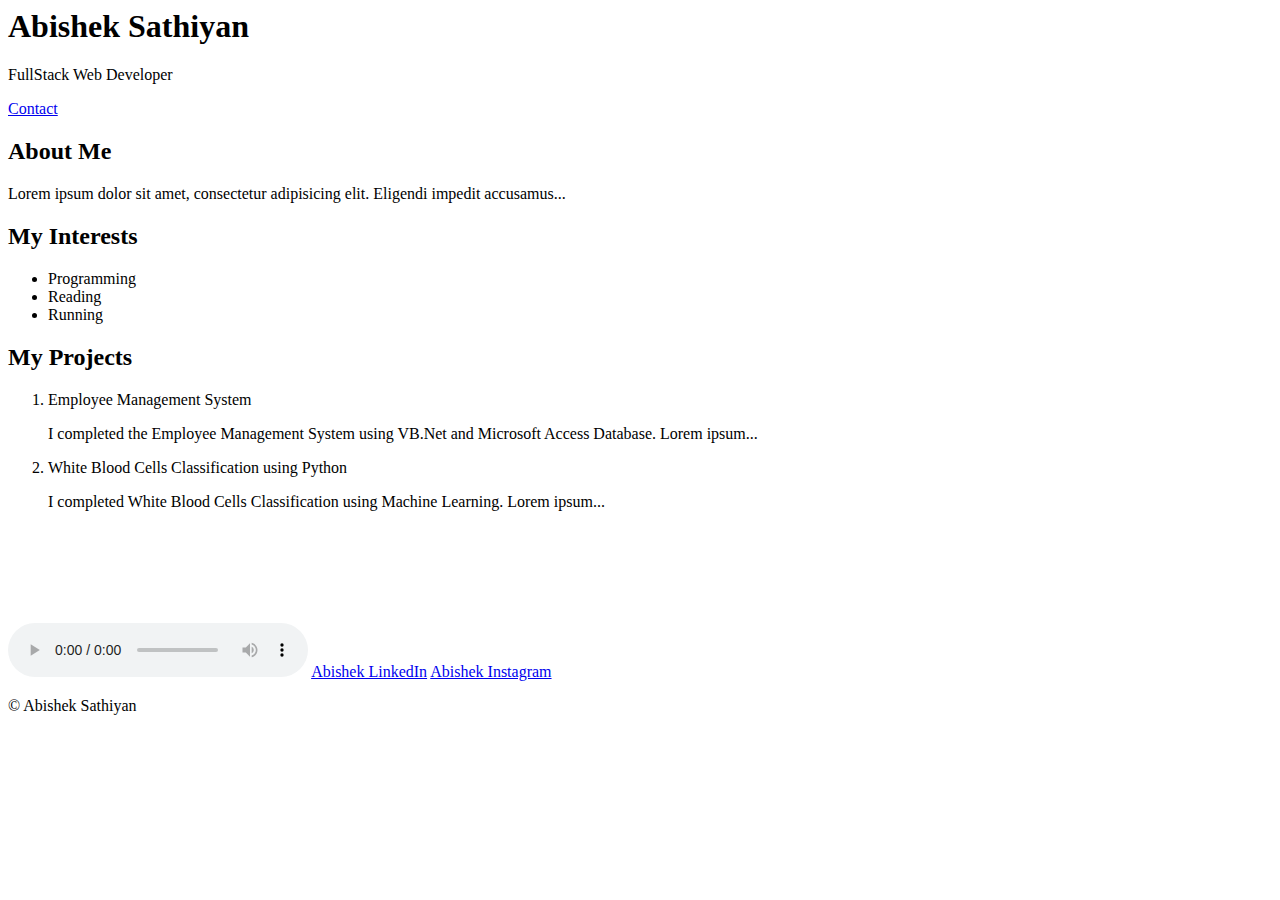
<file: HTML/index.html>
<html>

<head>
    <meta charset="UTF-8" />
    <meta name="viewport" content="width=device-width, initial-scale=3.0" />
    <title>1st Project Portfolio</title>
</head>

<!--
<body>
    <h1>
        <center>Day 1 in Error Makes Clever</center>
    </h1>

    <h1>Sathiyan</h1>
    <h2>Kalaivani S</h2>
    <h3>Abishek S</h3>
    <h4>Dinesh Prabhu S</h4>
    <h5>Rufa</h5>
    <h6>Vicky</h6>

    <p>
        Lorem ipsum dolor sit amet consectetur adipisicing elit. Rerum, est
        doloribus blanditiis labore placeat, consequatur eaque delectus molestias
        nulla minus quisquam voluptatem magnam nesciunt, recusandae optio
        molestiae expedita odit nam atque numquam modi possimus nisi. Praesentium
        error non voluptates commodi quidem eum ipsum odit. Labore tempora amet
        perferendis iusto debitis voluptatum ipsa iure possimus ratione dolor, eos
        corrupti illo alias veritatis quam mollitia vero eius, ipsam harum quod
        quasi molestias nesciunt. Pariatur enim rem laboriosam, hic error
        consectetur illo, blanditiis, omnis eius inventore asperiores porro. Quis
        doloremque illo optio, sapiente et perferendis rerum labore odio minus in
        iure aperiam pariatur.
    </p>

    <a href="https://www.google.com/" target="_blank">Google</a>
    <a href="https://www.linkedin.com/" target="_blank">Linked</a>
    <a href="https://www.facebook.com/" target="_blank">Facebook</a>
    <h2>Image Tag</h2>

    <img src="https://picsum.photos/200" alt="Loading" height="175" width="200" />
    <img src="https://picsum.photos/100" alt="Loading" height="175" width="200" />
    
    List 

    <h1>Un-Ordered List Lower Alphabet</h1>
    <ul style="list-style-type: lower-alpha">
        List 
        <li>One</li>
        <li>Two</li>
        <li>Three</li>
    </ul>
    <h1>Un-Ordered List Lower Roman</h1>
    <ul style="list-style-type: lower-roman">
         List
        <li>Four</li>
        <li>Five</li>
        <li>Six</li>
    </ul>

    <h1>Un-Ordered List Square Symbol</h1>
    <ul style="list-style-type: square">
        <li>Seven</li>
    </ul>

    <h1>Un-Ordered List Circle Symbol</h1>
    <ul style="list-style-type:circle">
        <li>Seven</li>
    </ul>

        <h1>Ordered List Starts from 22</h1>
    <ol start="22" aria-sort="ascending" style="font-family: sans-serif">
       
        <li>Abishek</li>
        <li>Sandy</li>
    </ol>
    
<h1>Learn IFrame</h1>

    <iframe src="https://www.moviesda.dad/tamilrockers/" frameborder="0"></iframe>
</body>-->

<body>
    <h1>Abishek Sathiyan</h1>
    <p>FullStack Web Developer</p>
    <a href="contact.html" target="_blank">Contact</a>
    <h2>About Me</h2>
    <p>
        Lorem ipsum dolor sit amet, consectetur adipisicing elit. Eligendi impedit accusamus...
    </p>

    <h2>My Interests</h2>
    <ul>
        <li>Programming</li>
        <li>Reading</li>
        <li>Running</li>
    </ul>

    <h2>My Projects</h2>
    <ol>
        <li>
            Employee Management System
            <p>
                I completed the Employee Management System using VB.Net and Microsoft Access Database. Lorem ipsum...
            </p>
        </li>
        <li>
            White Blood Cells Classification using Python
            <p>
                I completed White Blood Cells Classification using Machine Learning. Lorem ipsum...
            </p>
        </li>
    </ol>

    <audio controls aut>
        <source src="D:\Error Makes Clever(FullStack)\Abi_FSD\Media\Thaarame Thaarame.mp3"
        type="audio/mp3">Playing...</audio>


    <a href="https://www.linkedin.com/in/abishek-s-54a237240" target="_blank">Abishek LinkedIn</a>
    <a href="https://www.instagram.com/entabilogist_abi/" target="_blank">Abishek Instagram</a>

    <iframe src="https://en.wikipedia.org/wiki/TamilRockers" frameborder="0" title="Wikipedia TamilRockers Article"></iframe>

    <p>&copy; Abishek Sathiyan</p>
</body>
</html>
</file>
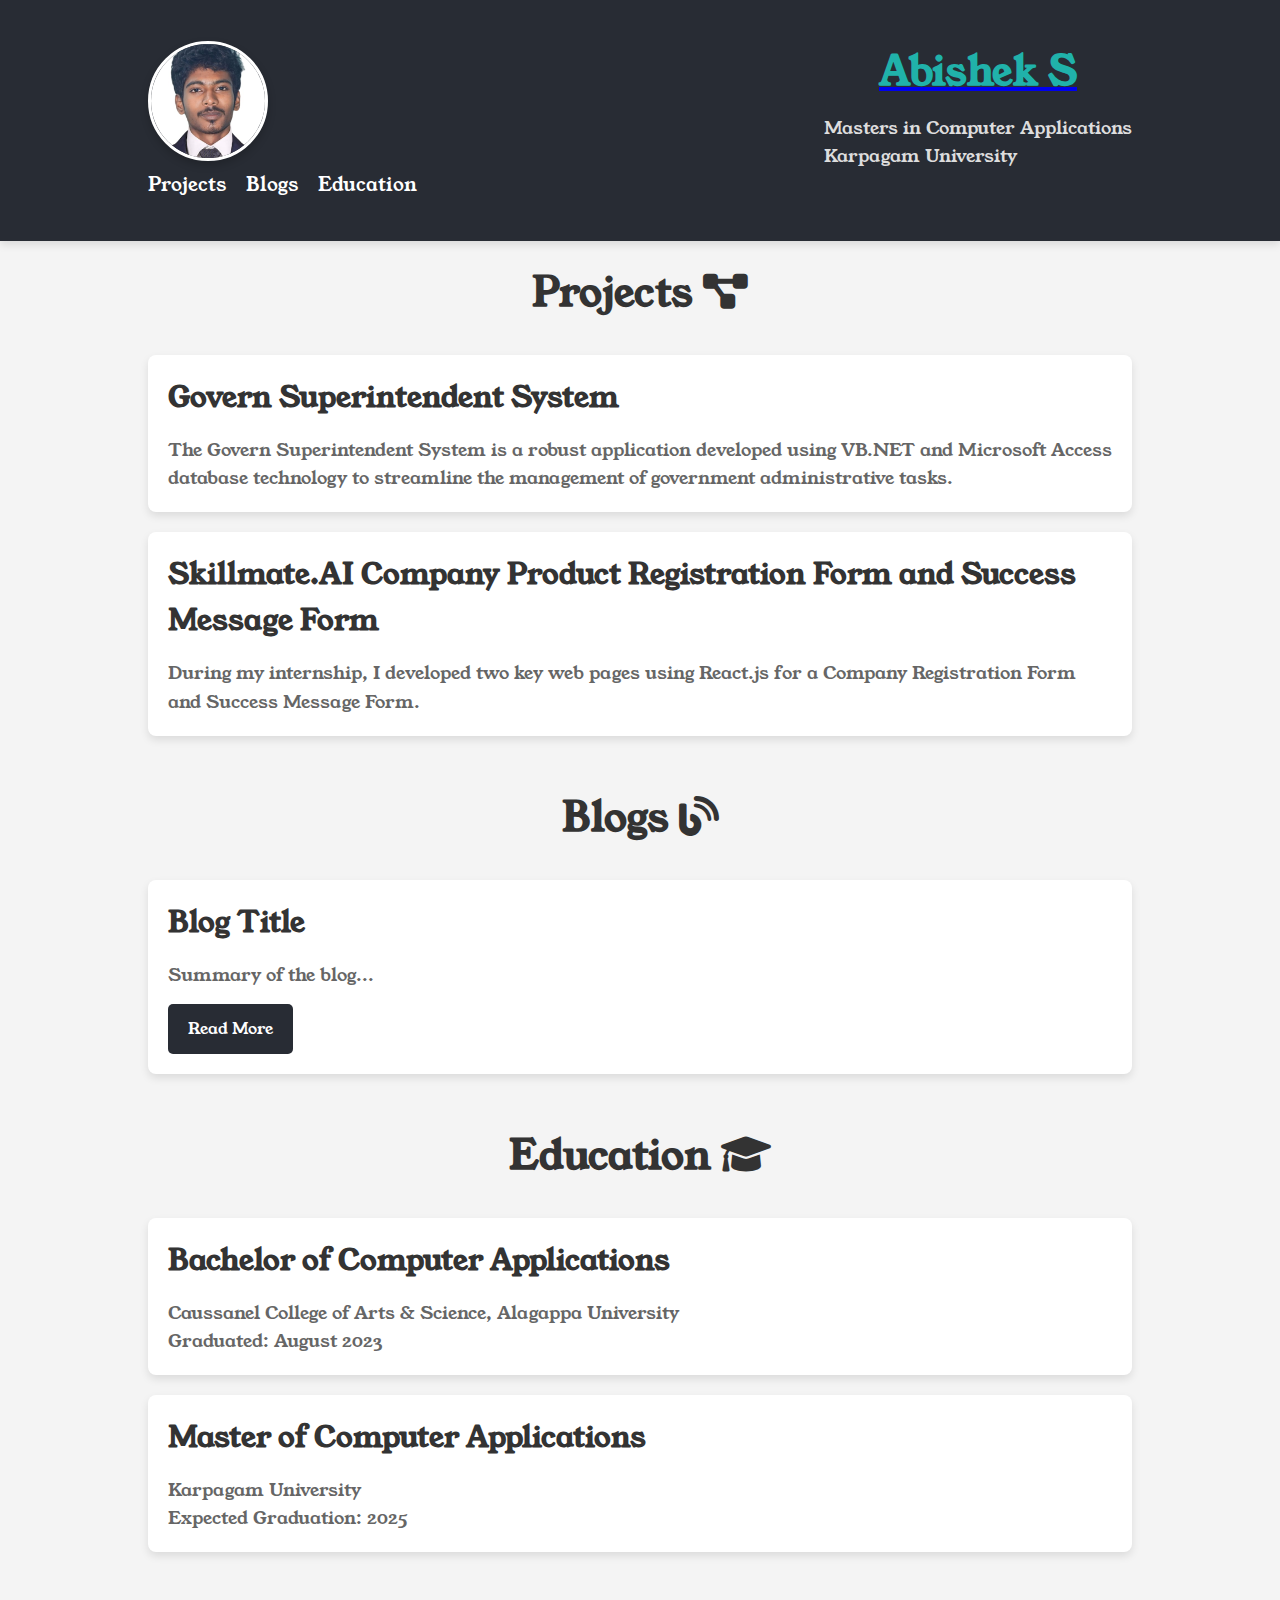
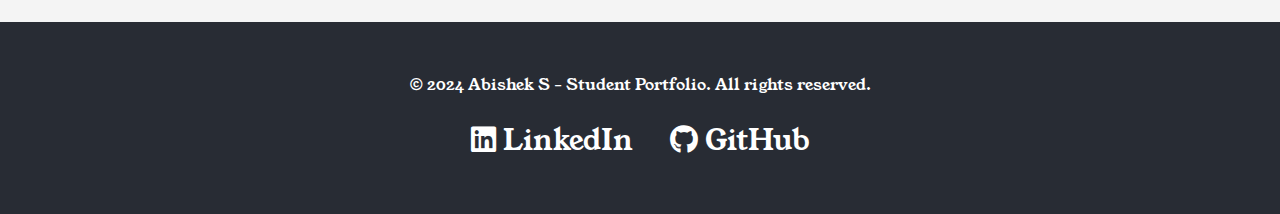
<file: Portfolio/index.html>
<!DOCTYPE html>
<html lang="en">
<head>
    <meta charset="UTF-8">
    <meta name="viewport" content="width=device-width, initial-scale=1.0">
    <title>Abishek S - Student Portfolio</title>
    
    <!-- External CSS Link -->
    <link rel="stylesheet" href="style.css">
    
    <!-- Font Awesome for social icons -->
    <link rel="stylesheet" href="https://cdnjs.cloudflare.com/ajax/libs/font-awesome/6.0.0-beta3/css/all.min.css">
    
    <!-- Google Fonts for styling -->
    <link href="https://fonts.googleapis.com/css2?family=Young+Serif&display=swap" rel="stylesheet">
</head>
<body>
    <header>
        <div class="container">
            <div class="header-content">
                <div class="profile-image">
                    <img src="Asset/Mine.jpg" alt="Abishek S">
                </div>
                <div class="header-text">
                    <a href="contact.html"><h2>Abishek S</h2></a>
                    <p>Masters in Computer Applications</p>
                    <p>Karpagam University</p>
                </div>
            </div>
            <nav>
                <ul>
                    <li><a href="#projects">Projects</a></li>
                    <li><a href="#blogs">Blogs</a></li>
                    <li><a href="#education">Education</a></li>
                </ul>
            </nav>
        </div>
    </header>

    <main class="container">
        <!-- Projects Section -->
        <section id="projects">
            <h2>Projects <i class="fas fa-project-diagram"></i></h2>
            <div class="project-list">
                <!-- Example Project -->
                <div class="card project-item">
                    <h3>Govern Superintendent System</h3>
                    <p>The Govern Superintendent System is a robust application developed using VB.NET and Microsoft Access database technology to streamline the management of government administrative tasks.</p>
                </div>

                <!-- Internship Project -->
                <div class="card project-item">
                    <h3>Skillmate.AI Company Product Registration Form and Success Message Form</h3>
                    <p>During my internship, I developed two key web pages using React.js for a Company Registration Form and Success Message Form.</p>
                </div>
            </div>
        </section>

        <!-- Blogs Section -->
        <section id="blogs">
            <h2>Blogs <i class="fas fa-blog"></i></h2>
            <div class="blog-list">
                <div class="card blog-item">
                    <h3>Blog Title</h3>
                    <p>Summary of the blog...</p>
                    <a href="#" class="btn">Read More</a>
                </div>
            </div>
        </section>

        <!-- Education Section -->
        <section id="education">
            <h2>Education <i class="fas fa-graduation-cap"></i></h2>
            <div class="education-list">
                <div class="card education-item">
                    <h3>Bachelor of Computer Applications</h3>
                    <p>Caussanel College of Arts & Science, Alagappa University</p>
                    <p>Graduated: August 2023</p>
                </div>
                <div class="card education-item">
                    <h3>Master of Computer Applications</h3>
                    <p>Karpagam University</p>
                    <p>Expected Graduation: 2025</p>
                </div>
            </div>
        </section>
    </main>

    <footer>
        <div class="container">
            <p>&copy; 2024 Abishek S - Student Portfolio. All rights reserved.</p>
            <div class="socials">
                <a href="https://www.linkedin.com/in/abishek-s-54a237240/" target="_blank">
                    <i class="fab fa-linkedin"></i> LinkedIn
                </a>
                <a href="https://github.com/AbishekSathiyan" target="_blank">
                    <i class="fab fa-github"></i> GitHub
                </a>
            </div>
        </div>
    </footer>
</body>
</html>
</file>
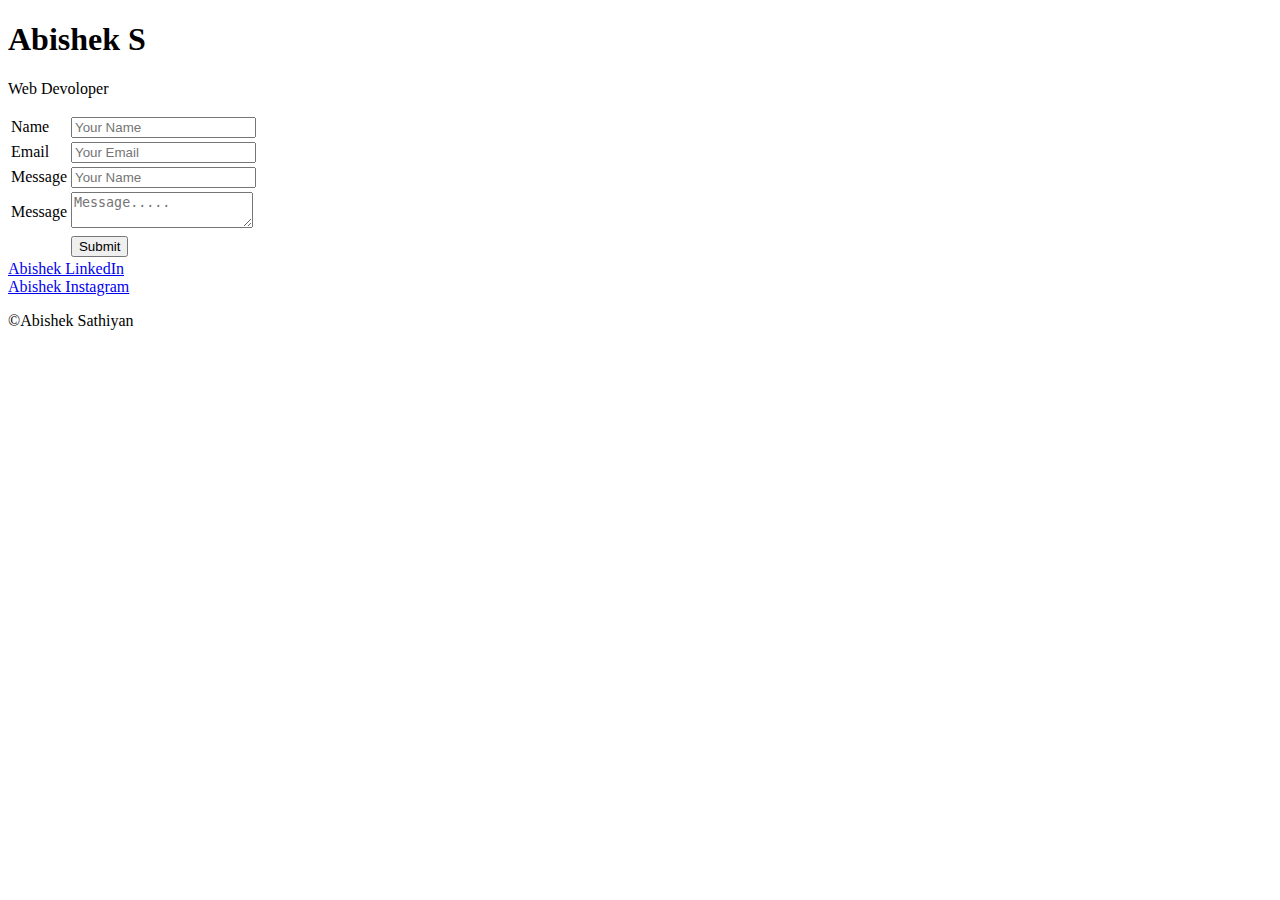
<file: HTML/contact.html>
<!DOCTYPE html>
<html lang="en">
<head>
    <meta charset="UTF-8">
    <meta name="viewport" content="width=device-width, initial-scale=1.0">
    <title>Contact</title>
</head>
<body>
    <h1>
        Abishek S
    </h1>
    <p>Web Devoloper</p>

    
        <form>
            <table>
                <tr>
                    <td><label for="Name ">Name</label></td>
                    <td><input type="text" placeholder="Your Name"></td>
                </tr>
                <tr>
                    <td><label for="Email ">Email</label></td>
                    <td><input type="email" placeholder="Your Email"></td>
                </tr>

                <tr>
                    <td><label for="Message ">Message</label></td>
                    <td><input type="" placeholder="Your Name"></td>
                </tr>

                <tr>
                    <td>
                        Message
                    </td>
                    <td>
                        <textarea placeholder="Message....."></textarea>
                    </td>
                </tr>

                <tr>
                    <td></td>
                    <td><input type="submit" name="Submit" id=""></td>
                </tr>
            </table>
        </form>

        <a href="https://www.linkedin.com/in/abishek-s-54a237240?utm_source=share&utm_campaign=share_via&utm_content=profile&utm_medium=android_app"
        target="_blank">Abishek LinkedIn</a>
        <br>
        <a href="https://www.instagram.com/entabilogist_abi/?igsh=MXJ0eW03ajQxbXc2aw%3D%3D" target="_blank">Abishek
        Instagram</a>

    <p>&copy;Abishek Sathiyan</p>
    

</body>
</html>
</file>
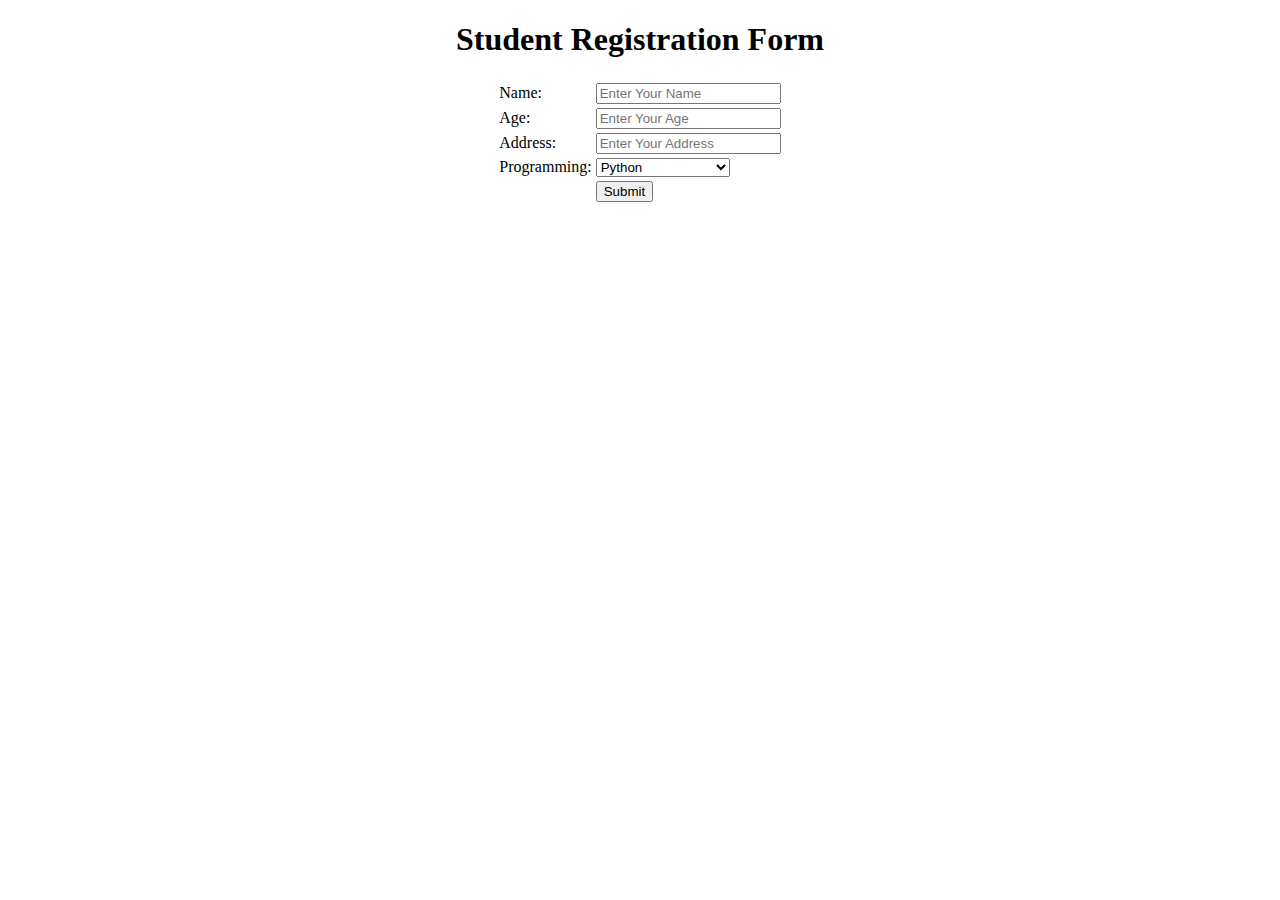
<file: HTML/form.html>
<!DOCTYPE html>
<html lang="en">
<head>
    <meta charset="UTF-8">
    <meta name="viewport" content="width=device-width, initial-scale=1.0">
    <title>Form</title>
</head>
<center>
<body>
    <h1>Student Registration Form</h1>
    <form>
        <table>
            <tr>
                <td><label>Name:</label></td>
                <td>
                    <input type="text" name="" id="" placeholder="Enter Your Name">
                </td>
            </tr>

            <tr>
                <td><label>Age:</label></td>
                <td>
                    <input type="text" name="" id="" placeholder="Enter Your Age">
                </td>
            </tr>

            <tr>
                <td><label>Address:</label></td>
                <td>
                    <input type="text" name="" id="" placeholder="Enter Your Address">
                </td>
            </tr>

            <tr>
                <td><label>Programming: </label></td>
                <td>
                    <select name="Programming Languages">
                        <option>
                            Python
                        </option>
                        <option>
                            C Programming
                        </option>
                        <option>
                            C++
                        </option>
                        <option>
                            Java Programming
                        </option>
                    </select>
                
                </td>
            </tr>

            <tr>
                <td>

                </td>
                <td>
                    <input type="submit">
                </td>
            </tr>

        </table>
    </form>
</body>
</center>
</html>
</file>
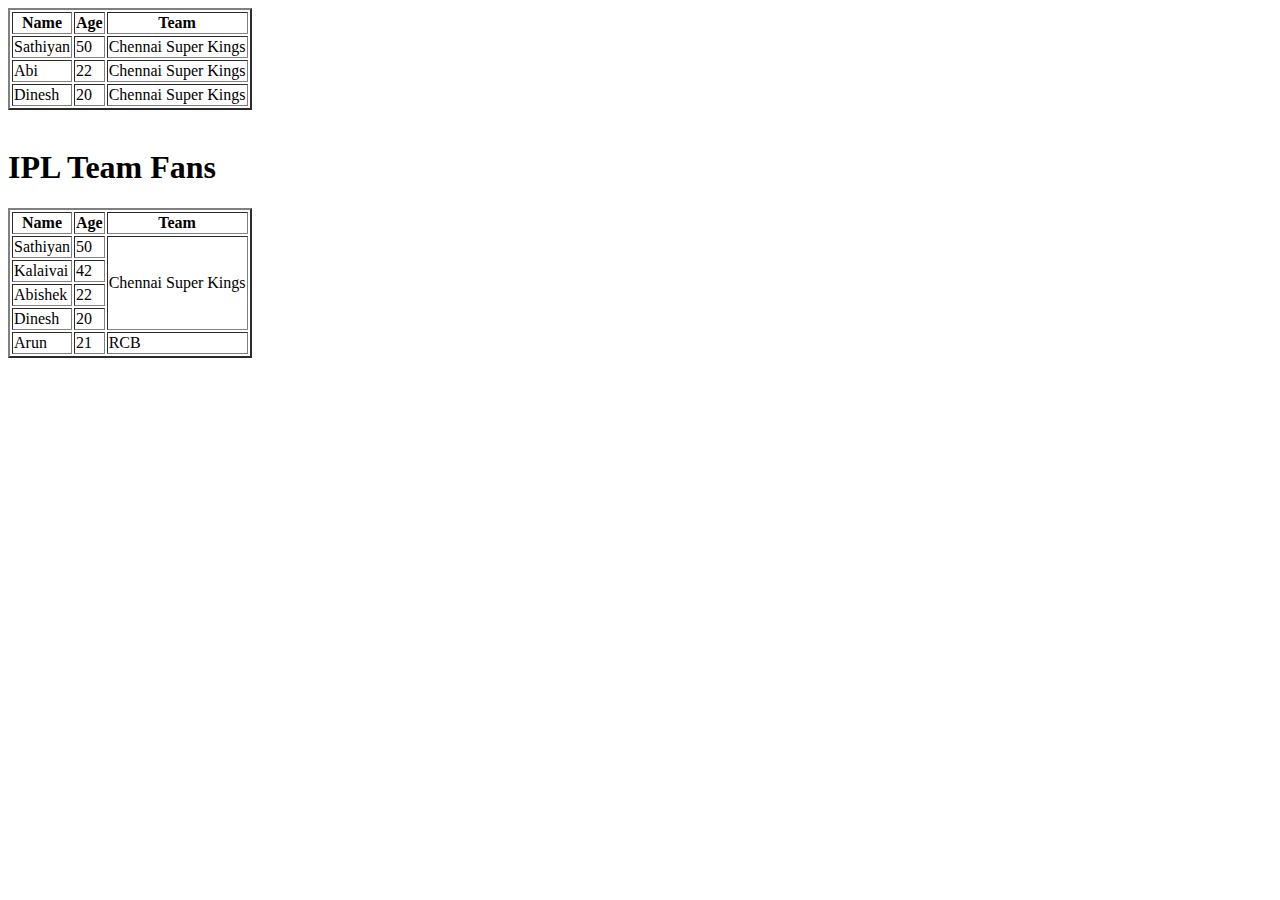
<file: HTML/table.html>
<html>
<head>
    <title>Tables and Forms</title>
</head>
<table border="2">
    <thead>
        <th>Name</th> <th>Age</th><th>Team</th>
    </thead>
    
    <tbody>
    <tr>
        <td>Sathiyan</td>
        <td>50</td>
        <td>Chennai Super Kings</td>
    </tr>
    <tr>
        <td>Abi</td>
        <td>22</td>
        <td>Chennai Super Kings</td>
    </tr>
    <tr>
        <td>Dinesh</td>
        <td>20</td>
        <td>Chennai Super Kings</td>
    </tr>

</table>
 <br>
<table border="2">

    <h1>
        IPL Team Fans
    </h1>
    <thead>
        <th>Name</th> <th>Age</th><th>Team</th>
    </thead>
    
    <tbody>
        <tr>
            <td>Sathiyan</td>
            <td>50</td>
            <td rowspan="4">Chennai Super Kings</td>
        </tr>

        <tr>
            <td>Kalaivai</td>
            <td>42</td>
        </tr>
        <tr>
            <td>Abishek</td>
            <td>22</td>
        </tr>

        <tr>
            <td>Dinesh</td>
            <td>20</td>
        </tr>

        <tr>
            <td>Arun</td>
            <td>21</td>
            <td>RCB</td>
        </tr>
    </tbody>
</tbody>
</table>

</html>
</file>
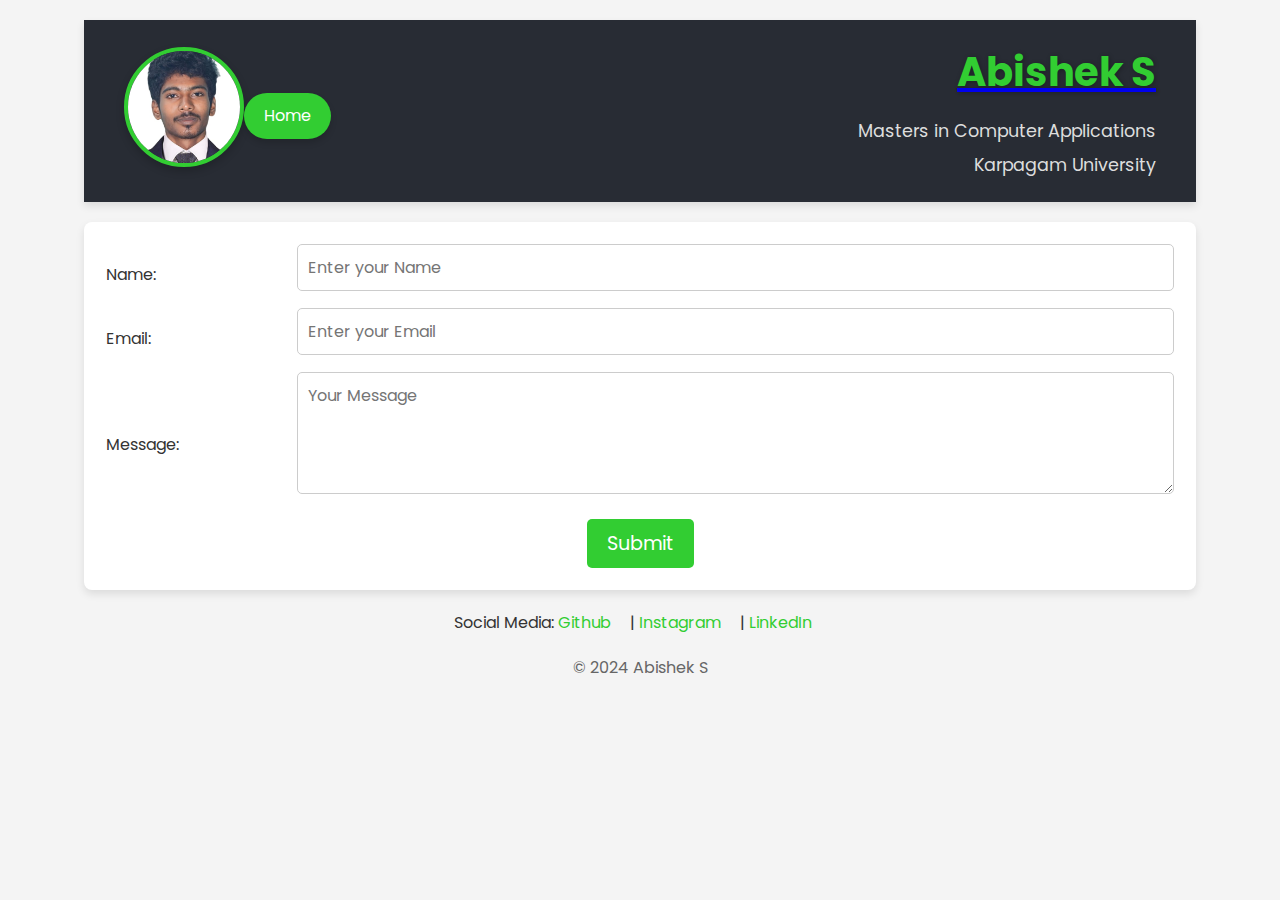
<file: Portfolio/contact.html>
<!DOCTYPE html>
<html lang="en">
<head>
    <meta charset="UTF-8">
    <meta name="viewport" content="width=device-width, initial-scale=1.0">
    <title>Contact | Abishek S</title>
    <link rel="stylesheet" href="contact.css">
    <link rel="preconnect" href="https://fonts.gstatic.com">
    <link href="https://fonts.googleapis.com/css2?family=Poppins:wght@300;400;600;700&display=swap" rel="stylesheet">
</head>
<body>
    <div class="container">
        <header class="header">
            <div class="header-content">
                <div class="profile-section">
                    <div class="profile-image">
                        <img src="Asset/Mine.jpg" alt="Abishek S">
                    </div>
                    <a href="index.html" class="home-button">Home</a>
                </div>                
                <div class="header-text">
                    <a href="index.html">
                        <h2>Abishek S</h2>
                    </a>
                    <p>Masters in Computer Applications</p>
                    <p>Karpagam University</p>
                </div>
            </div>
        </header>

        <!-- Contact Form -->
        <form>
            <table>
                <tr>
                    <td><label for="name">Name:</label></td>
                    <td><input type="text" id="name" name="name" placeholder="Enter your Name" required></td>
                </tr>
                <tr>
                    <td><label for="email">Email:</label></td>
                    <td><input type="email" id="email" name="email" placeholder="Enter your Email" required></td>
                </tr>
                <tr>
                    <td><label for="message">Message:</label></td>
                    <td><textarea id="message" name="message" placeholder="Your Message" rows="4" required></textarea></td>
                </tr>
                <tr>
                    <td colspan="2" style="text-align: center;">
                        <input type="submit" value="Submit">
                    </td>
                </tr>
            </table>
        </form>

        <!-- Social Media Links -->
        <p>Social Media: 
            <a href="https://github.com/AbishekSathiyan" target="_blank">Github</a> | 
            <a href="https://www.instagram.com/entabilogist_abi/?igsh=MXJ0eW03ajQxbXc2aw%3D%3D" target="_blank">Instagram</a> | 
            <a href="https://www.linkedin.com/in/abishek-s-54a237240/" target="_blank">LinkedIn</a>
        </p>

        <!-- Footer -->
        <footer>
            <p>&copy; 2024 Abishek S</p>
        </footer>
    </div>
</body>
</html>
</file>
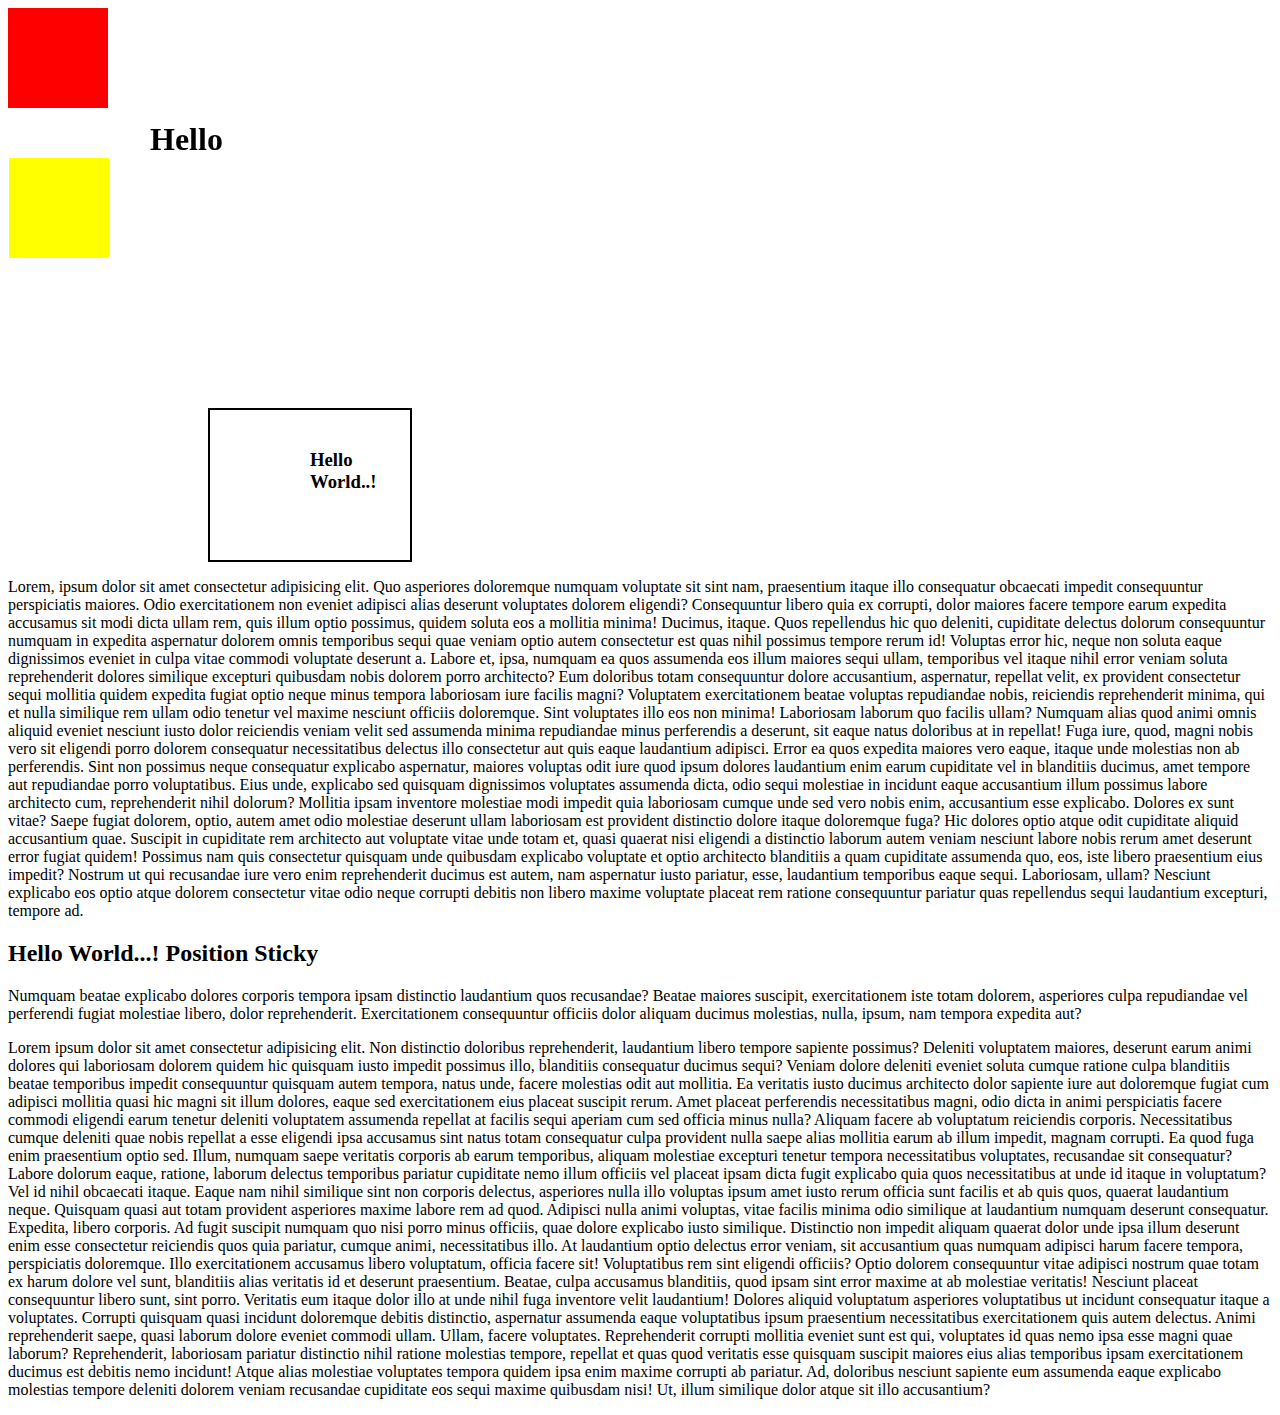
<file: HTML/Flex/flex.html>
<!DOCTYPE html>
<html lang="en">
<head>
    <meta charset="UTF-8">
    <meta name="viewport" content="width=device-width, initial-scale=1.0">
    <title>Flex and Justify Content</title>
</head>
<!--
<body>
 <!--   
<div>
    <h1>One</h1>
    <h1>Two</h1>
    <h1>Three</h1>
</div>
    <style>
        h1{
            background-color: red;
            padding: 10px;
            margin: 2px;
        }
        div{
            display: flex;
            flex-direction: column;
        /* flex-direction: row; */
         
        }
    </style>
*/ 
<div>
    <h1>1</h1>
    <h1>2</h1>
    <h1>3</h1>
    <h1>4</h1>
    <h1>5</h1>
    <h1>6</h1>
    <h1>7</h1>
    <h1>8</h1>
    <h1>9</h1>
    <h1>0</h1>
</div>

<style>
    div{
        display: flex;
        flex-direction: row;
    }
    h1{
        background-color:orange;
        color: white;
        padding: 10px;
        margin: 2px;
    }
</style> -->
<!--
<div>

</div>

<div>
    <h1>1</h1>
    <h1>2</h1>
    <h1>3</h1>
    <h1>4</h1>
    <h1>5</h1>
    <h1>6</h1>
    <h1>7</h1>
    <h1>8</h1>
    <h1>9</h1>
    <h1>10</h1>
</div>

<style>

    div{
        display: flex;
        flex-direction: row;
        flex-wrap: wrap;
        background-color: greenyellow;
        padding: 5px;
        width: 220px;
    }

    h1{
        background-color: orange;
        padding: 10px;
        margin: 2px;
    }
        </style>

    
        <h2>Justify Content</h2>

        <div> Flex Box or Flex Container
            <h1>One</h1>
            <h1>Two</h1>
        </div>

<style>

div{
    display: flex;
    justify-content: space-around;
    background-color: greenyellow;
    padding: 10px;
}
h1{
    background-color: black;
    color: white;
    margin: 2px ;


}
    
    <body>
        <div class="container">
            <h1>One</h1>
            <h1>Two</h1>
        </div>
    
        <style>
            .container {
                background-color: yellow;
                width: 200px;
                height: 200px;
                display: flex;
                flex-direction: column;
                justify-content: center; /* Align children vertically */
                align-items: center;    /* Align children horizontally */
            }
    
            h1 {
                background-color: black;
                color: white;
                margin: 2px;
                display: flex; /* Default for layout elements */
                height: 40px;
                justify-content: center; /* Center text horizontally */
                align-items: center;    /* Center text vertically */
                width: 100%; /* Stretch h1 to full width of the container */
            }
        </style>
        -->

        <!--Learn CSS Positioning-->
        <body>
<div class="box1">
</div>
<div class="box2">
</div>
<div class="box3">
    <h3>Hello World..!</h3>
</div>

<div class="fix">
    <h1>Hello</h1>
    <p>Lorem, ipsum dolor sit amet consectetur adipisicing elit. Quo asperiores doloremque numquam voluptate sit sint nam, praesentium itaque 
        illo consequatur obcaecati impedit consequuntur perspiciatis maiores. Odio exercitationem non eveniet adipisci alias deserunt voluptates 
        dolorem eligendi? Consequuntur libero quia ex corrupti, dolor maiores facere tempore earum expedita accusamus sit modi dicta ullam rem, 
        quis illum optio possimus, quidem soluta eos a mollitia minima! Ducimus, itaque. Quos repellendus hic quo deleniti, cupiditate delectus
         dolorum consequuntur numquam in expedita aspernatur dolorem omnis temporibus sequi quae veniam optio autem consectetur est quas nihil
          possimus tempore rerum id! Voluptas error hic, neque non soluta eaque dignissimos eveniet in culpa vitae commodi voluptate deserunt a.
           Labore et, ipsa, numquam ea quos assumenda eos illum maiores sequi ullam, temporibus vel itaque nihil error veniam soluta reprehenderit 
           dolores similique excepturi quibusdam nobis dolorem porro architecto? Eum doloribus totam consequuntur dolore accusantium, aspernatur,
            repellat velit, ex provident consectetur sequi mollitia quidem expedita fugiat optio neque minus tempora laboriosam iure facilis magni? Voluptatem exercitationem beatae voluptas repudiandae nobis, reiciendis reprehenderit minima, qui et nulla similique rem ullam odio tenetur vel maxime nesciunt officiis doloremque. Sint voluptates illo eos non minima! Laboriosam laborum quo facilis ullam? Numquam alias quod animi omnis aliquid eveniet nesciunt iusto dolor
          reiciendis veniam velit sed assumenda minima repudiandae minus perferendis a deserunt, sit eaque natus doloribus at in repellat! Fuga
           iure, quod, magni nobis vero sit eligendi porro dolorem consequatur necessitatibus delectus illo consectetur aut quis eaque laudantium
            adipisci. Error ea quos expedita maiores vero eaque, itaque unde molestias non ab perferendis. Sint non possimus neque consequatur
             explicabo aspernatur, maiores voluptas odit iure quod ipsum dolores laudantium enim earum cupiditate vel in blanditiis ducimus,
              amet tempore aut repudiandae porro voluptatibus. Eius unde, explicabo sed quisquam dignissimos voluptates assumenda dicta, 
              odio sequi molestiae in incidunt eaque accusantium illum possimus labore architecto cum, reprehenderit nihil dolorum? Mollitia 
              ipsam inventore molestiae modi impedit quia laboriosam cumque unde sed vero nobis enim, accusantium esse explicabo. Dolores 
              ex sunt vitae? Saepe fugiat dolorem, optio, autem amet odio molestiae deserunt ullam laboriosam est provident distinctio 
              dolore itaque doloremque fuga? Hic dolores optio atque odit cupiditate aliquid accusantium quae. Suscipit in cupiditate 
              rem architecto aut voluptate vitae unde totam et, quasi quaerat nisi eligendi a distinctio laborum autem veniam nesciunt 
              labore nobis rerum amet deserunt error fugiat quidem! Possimus nam quis consectetur quisquam unde quibusdam explicabo voluptate
               et optio architecto blanditiis a quam cupiditate assumenda quo, eos, iste libero praesentium eius impedit? Nostrum ut qui
                recusandae iure vero enim reprehenderit ducimus est autem, nam aspernatur iusto pariatur, esse, laudantium temporibus eaque sequi.
                 Laboriosam, ullam? Nesciunt explicabo eos optio atque dolorem consectetur vitae odio neque corrupti debitis non libero maxime
                  voluptate placeat rem ratione consequuntur pariatur quas repellendus sequi laudantium excepturi, tempore ad.
                   <h2>Hello World...! Position Sticky</h2> Numquam beatae explicabo dolores corporis tempora ipsam distinctio laudantium quos 
                   recusandae? Beatae maiores suscipit, exercitationem iste totam dolorem, asperiores culpa repudiandae vel perferendi fugiat
                    molestiae libero, dolor reprehenderit. Exercitationem consequuntur officiis dolor aliquam ducimus molestias, nulla, ipsum,
                     nam tempora expedita aut?
    </p>

</div>

<p>Lorem ipsum dolor sit amet consectetur adipisicing elit. Non distinctio doloribus reprehenderit, laudantium libero tempore sapiente possimus? Deleniti voluptatem maiores, deserunt earum animi dolores qui laboriosam dolorem quidem hic quisquam iusto impedit possimus illo, blanditiis consequatur ducimus sequi? Veniam dolore deleniti eveniet soluta cumque ratione culpa blanditiis beatae temporibus impedit consequuntur quisquam autem tempora, natus unde, facere molestias odit aut mollitia. Ea veritatis iusto ducimus architecto dolor sapiente iure aut doloremque fugiat cum adipisci mollitia quasi hic magni sit illum dolores, eaque sed exercitationem eius placeat suscipit rerum. Amet placeat perferendis necessitatibus magni, odio dicta in animi perspiciatis facere commodi eligendi earum tenetur deleniti voluptatem assumenda repellat at facilis sequi aperiam cum sed officia minus nulla? Aliquam facere ab voluptatum reiciendis corporis. Necessitatibus cumque deleniti quae nobis repellat a esse eligendi ipsa accusamus sint natus totam consequatur culpa provident nulla saepe alias mollitia earum ab illum impedit, magnam corrupti. Ea quod fuga enim praesentium optio sed. Illum, numquam saepe veritatis corporis ab earum temporibus, aliquam molestiae excepturi tenetur tempora necessitatibus voluptates, recusandae sit consequatur? Labore dolorum eaque, ratione, laborum delectus temporibus pariatur cupiditate nemo illum officiis vel placeat ipsam dicta fugit explicabo quia quos necessitatibus at unde id itaque in voluptatum? Vel id nihil obcaecati itaque. Eaque nam nihil similique sint non corporis delectus, asperiores nulla illo voluptas ipsum amet iusto rerum officia sunt facilis et ab quis quos, quaerat laudantium neque. Quisquam quasi aut totam provident asperiores maxime labore rem ad quod. Adipisci nulla animi voluptas, vitae facilis minima odio similique at laudantium numquam deserunt consequatur. Expedita, libero corporis. Ad fugit suscipit numquam quo nisi porro minus officiis, quae dolore explicabo iusto similique. Distinctio non impedit aliquam quaerat dolor unde ipsa illum deserunt enim esse consectetur reiciendis quos quia pariatur, cumque animi, necessitatibus illo. At laudantium optio delectus error veniam, sit accusantium quas numquam adipisci harum facere tempora, perspiciatis doloremque. Illo exercitationem accusamus libero voluptatum, officia facere sit! Voluptatibus rem sint eligendi officiis? Optio dolorem consequuntur vitae adipisci nostrum quae totam ex harum dolore vel sunt, blanditiis alias veritatis id et deserunt praesentium. Beatae, culpa accusamus blanditiis, quod ipsam sint error maxime at ab molestiae veritatis! Nesciunt placeat consequuntur libero sunt, sint porro. Veritatis eum itaque dolor illo at unde nihil fuga inventore velit laudantium! Dolores aliquid voluptatum asperiores voluptatibus ut incidunt consequatur itaque a voluptates. Corrupti quisquam quasi incidunt doloremque debitis distinctio, aspernatur assumenda eaque voluptatibus ipsum praesentium necessitatibus exercitationem quis autem delectus. Animi reprehenderit saepe, quasi laborum dolore eveniet commodi ullam. Ullam, facere voluptates. Reprehenderit corrupti mollitia eveniet sunt est qui, voluptates id quas nemo ipsa esse magni quae laborum? Reprehenderit, laboriosam pariatur distinctio nihil ratione molestias tempore, repellat et quas quod veritatis esse quisquam suscipit maiores eius alias temporibus ipsam exercitationem ducimus est debitis nemo incidunt! Atque alias molestiae voluptates tempora quidem ipsa enim maxime corrupti ab pariatur. Ad, doloribus nesciunt sapiente eum assumenda eaque explicabo molestias tempore deleniti dolorem veniam recusandae cupiditate eos sequi maxime quibusdam nisi! Ut, illum similique dolor atque sit illo accusantium?</p>

    </body>
    <style>

        .box1{
            background-color: red;
            width: 100px;
            height: 100px;
            position: static; /*Position Static*/

        }

        .box2{
            background-color: yellow;
            width: 100px;
            height: 100px;
            position: relative;  /*Position Relative*/
            left: 1px;
            top: 50px;
            bottom: 5px;
        }
        
    .box3{
           position: relative;
           border: solid black 2px;
           margin-left: 200px;
           margin-top: 200px;
           width: 200px;  
           height: 150px;          
        }

        h3{
            position: absolute; /*3.Position Absolute*/
            left: 100px;
            top: 20px;

        }

        h1{
            position: fixed;  /* 4.Position Fixed*/
            top: 100px;
            left: 150px;
        }

        h2{
            position: sticky;  /* 5. Position Sticky */
            top: 10;
        }


        
/* div{
    background-color: greenyellow;
    padding: 10px;
    display: flex;
    gap: 10px;
    height: 400px;

}
h1{
    background-color: black;
    padding: 2px;
    color: white;
    width: 40px;
    height: 50px;
} */
    </style>
    
</html>
</file>
<file: Portfolio/style.css>
/* Global Styles */
* {
    margin: 0;
    padding: 0;
    box-sizing: border-box;
}

body {
    font-family: 'Young Serif', serif;
    background-color: #f4f4f4;
    color: #333;
    line-height: 1.6;
}

.container {
    width: 80%;
    margin: 0 auto;
    padding: 20px;
}

/* Header */
header {
    background-color: #282c34;
    padding: 20px 0;
    color: white;
    box-shadow: 0 4px 8px rgba(0, 0, 0, 0.1);
}

.header-content {
    display: flex;
    align-items: center;
    justify-content: space-between;
}

.profile-image img {
    width: 120px;
    height: 120px;
    border-radius: 50%;
    object-fit: cover;
    border: 3px solid #fff;
    box-shadow: 0 4px 8px rgba(0, 0, 0, 0.2);
}

.header-text h2 {
    font-size: 2.5rem;
    color: lightseagreen;
    margin-bottom: 10px;
}

.header-text p {
    font-size: 1.1rem;
    color: #ddd;
}

nav ul {
    list-style: none;
    display: flex;
    gap: 20px;
}

nav ul li {
    position: relative;
}

nav ul li a {
    text-decoration: none;
    color: white;
    font-size: 1.2rem;
    transition: color 0.3s;
}

nav ul li a:hover {
    color: #ff6347;
}

nav ul li a:before {
    content: "";
    position: absolute;
    bottom: -5px;
    left: 0;
    width: 0;
    height: 2px;
    background-color: #ff6347;
    transition: width 0.3s;
}

nav ul li a:hover:before {
    width: 100%;
}

/* Main Content */
main {
    padding: 40px 0;
}

h2 {
    font-size: 2.5rem;
    color: #333;
    margin-bottom: 30px;
    text-align: center;
}

section {
    margin-bottom: 50px;
}

.card {
    background-color: #fff;
    padding: 20px;
    margin-bottom: 20px;
    box-shadow: 0 4px 8px rgba(0, 0, 0, 0.1);
    border-radius: 8px;
    transition: transform 0.3s ease, box-shadow 0.3s ease;
}

.card:hover {
    transform: translateY(-10px);
    box-shadow: 0 10px 15px rgba(0, 0, 0, 0.1);
}

.card h3 {
    font-size: 1.8rem;
    margin-bottom: 15px;
}

.card p {
    font-size: 1.1rem;
    color: #666;
}

.card a {
    display: inline-block;
    background-color: #282c34;
    color: white;
    padding: 12px 20px;
    text-decoration: none;
    border-radius: 5px;
    margin-top: 15px;
    transition: background-color 0.3s;
}

.card a:hover {
    background-color: #444;
}

/* Footer */
footer {
    background-color: #282c34;
    color: white;
    padding: 30px 0;
    text-align: center;
    position: relative;
}

footer .socials {
    margin-top: 20px;
}

footer .socials a {
    text-decoration: none;
    color: white;
    font-size: 1.8rem;
    margin: 0 15px;
    transition: color 0.3s ease;
}

footer .socials a:hover {
    color: #ff6347;
}

/* Media Queries */
@media (max-width: 1024px) {
    .header-content {
        flex-direction: column;
        align-items: center;
        text-align: center;
    }

    .profile-image img {
        width: 100px;
        height: 100px;
    }

    nav ul {
        flex-direction: column;
        align-items: center;
        margin-top: 20px;
    }

    nav ul li {
        margin-bottom: 15px;
    }

    h2 {
        font-size: 2rem;
    }

    .card {
        padding: 15px;
    }
}

@media (max-width: 768px) {
    .header-text h2 {
        font-size: 2rem;
    }

    .card h3 {
        font-size: 1.5rem;
    }

    .card p {
        font-size: 1rem;
    }
}

@media (max-width: 480px) {
    .header-content {
        text-align: center;
    }

    nav ul {
        flex-direction: column;
        align-items: center;
    }

    nav ul li {
        margin-bottom: 15px;
    }

    footer .socials a {
        font-size: 1.5rem;
    }
}
</file>
<file: Portfolio/contact.css>
/* Global Styles */
* {
    margin: 0;
    padding: 0;
    box-sizing: border-box;
    font-family: 'Poppins', sans-serif;
}

body {
    background-color: #f4f4f4;
    color: #333;
    line-height: 1.6;
}

.container {
    width: 90%;
    margin: 0 auto;
    padding: 20px;
}

/* Header Styles */
.header {
    background-color: #282c34;
    color: white;
    padding: 20px 40px;
    box-shadow: 0 4px 8px rgba(0, 0, 0, 0.1);
    margin-bottom: 20px;
}

.header-content {
    display: flex;
    align-items: center;
    justify-content: space-between;
}

/* Profile Section */
.profile-section {
    display: flex;
    align-items: center;
}

.profile-image img {
    width: 120px;
    height: 120px;
    border-radius: 50%;
    object-fit: cover;
    border: 4px solid #32CD32;
    box-shadow: 0 4px 8px rgba(0, 0, 0, 0.2);
    transition: transform 0.3s ease;
}

.profile-image img:hover {
    transform: scale(1.1); /* Zoom effect on hover */
}

.home-button {
    margin-top: 10px;
    text-decoration: none;
    background-color: #32CD32;
    color: white;
    padding: 10px 20px;
    border-radius: 25px;
    font-size: 1rem;
    transition: background-color 0.3s ease;
    box-shadow: 0 4px 6px rgba(0, 0, 0, 0.15);
}

.home-button:hover {
    background-color: #28a745;
    transform: translateY(-3px);
    box-shadow: 0 6px 8px rgba(0, 0, 0, 0.2);
}

/* Header Text Styles */
.header-text {
    display: flex;
    flex-direction: column;
    align-items: flex-end;
    text-align: right;
}

.header-text h2 {
    font-size: 2.5rem;
    color: #32CD32;
    font-weight: bold;
    margin-bottom: 10px;
    text-shadow: 1px 1px 5px rgba(0, 0, 0, 0.3);
}

.header-text p {
    font-size: 1.1rem;
    color: #ddd;
    margin: 3px 0;
}

/* Contact Form Styles */
form {
    background-color: white;
    padding: 20px;
    border-radius: 8px;
    box-shadow: 0 4px 8px rgba(0, 0, 0, 0.1);
    margin-bottom: 20px;
}

form table {
    width: 100%;
}

form label {
    font-size: 1rem;
    margin-bottom: 5px;
}

form input[type="text"],
form input[type="email"],
form textarea {
    width: 100%;
    padding: 10px;
    margin-bottom: 15px;
    border: 1px solid #ccc;
    border-radius: 5px;
    font-size: 1rem;
}

form input[type="submit"] {
    background-color: #32CD32;
    color: white;
    padding: 10px 20px;
    border: none;
    border-radius: 5px;
    font-size: 1.2rem;
    cursor: pointer;
    transition: background-color 0.3s ease;
}

form input[type="submit"]:hover {
    background-color: #28a745;
}

/* Social Media Links Styles */
p {
    margin-top: 20px;
    font-size: 1rem;
    text-align: center;
}

p a {
    text-decoration: none;
    color: #32CD32;
    margin-right: 15px;
}

p a:hover {
    color: #28a745;
}

/* Footer Styles */
footer {
    margin-top: 20px;
    text-align: center;
    font-size: 1rem;
    color: #666;
}

/* Responsive Design */
@media (max-width: 768px) {
    .header-content {
        flex-direction: column;
        text-align: center;
    }

    .profile-section {
        margin-bottom: 15px;
    }

    .header-text {
        align-items: center;
        text-align: center;
    }

    .home-button {
        margin-top: 10px;
    }

    form table {
        width: 100%;
    }
}
</file>
